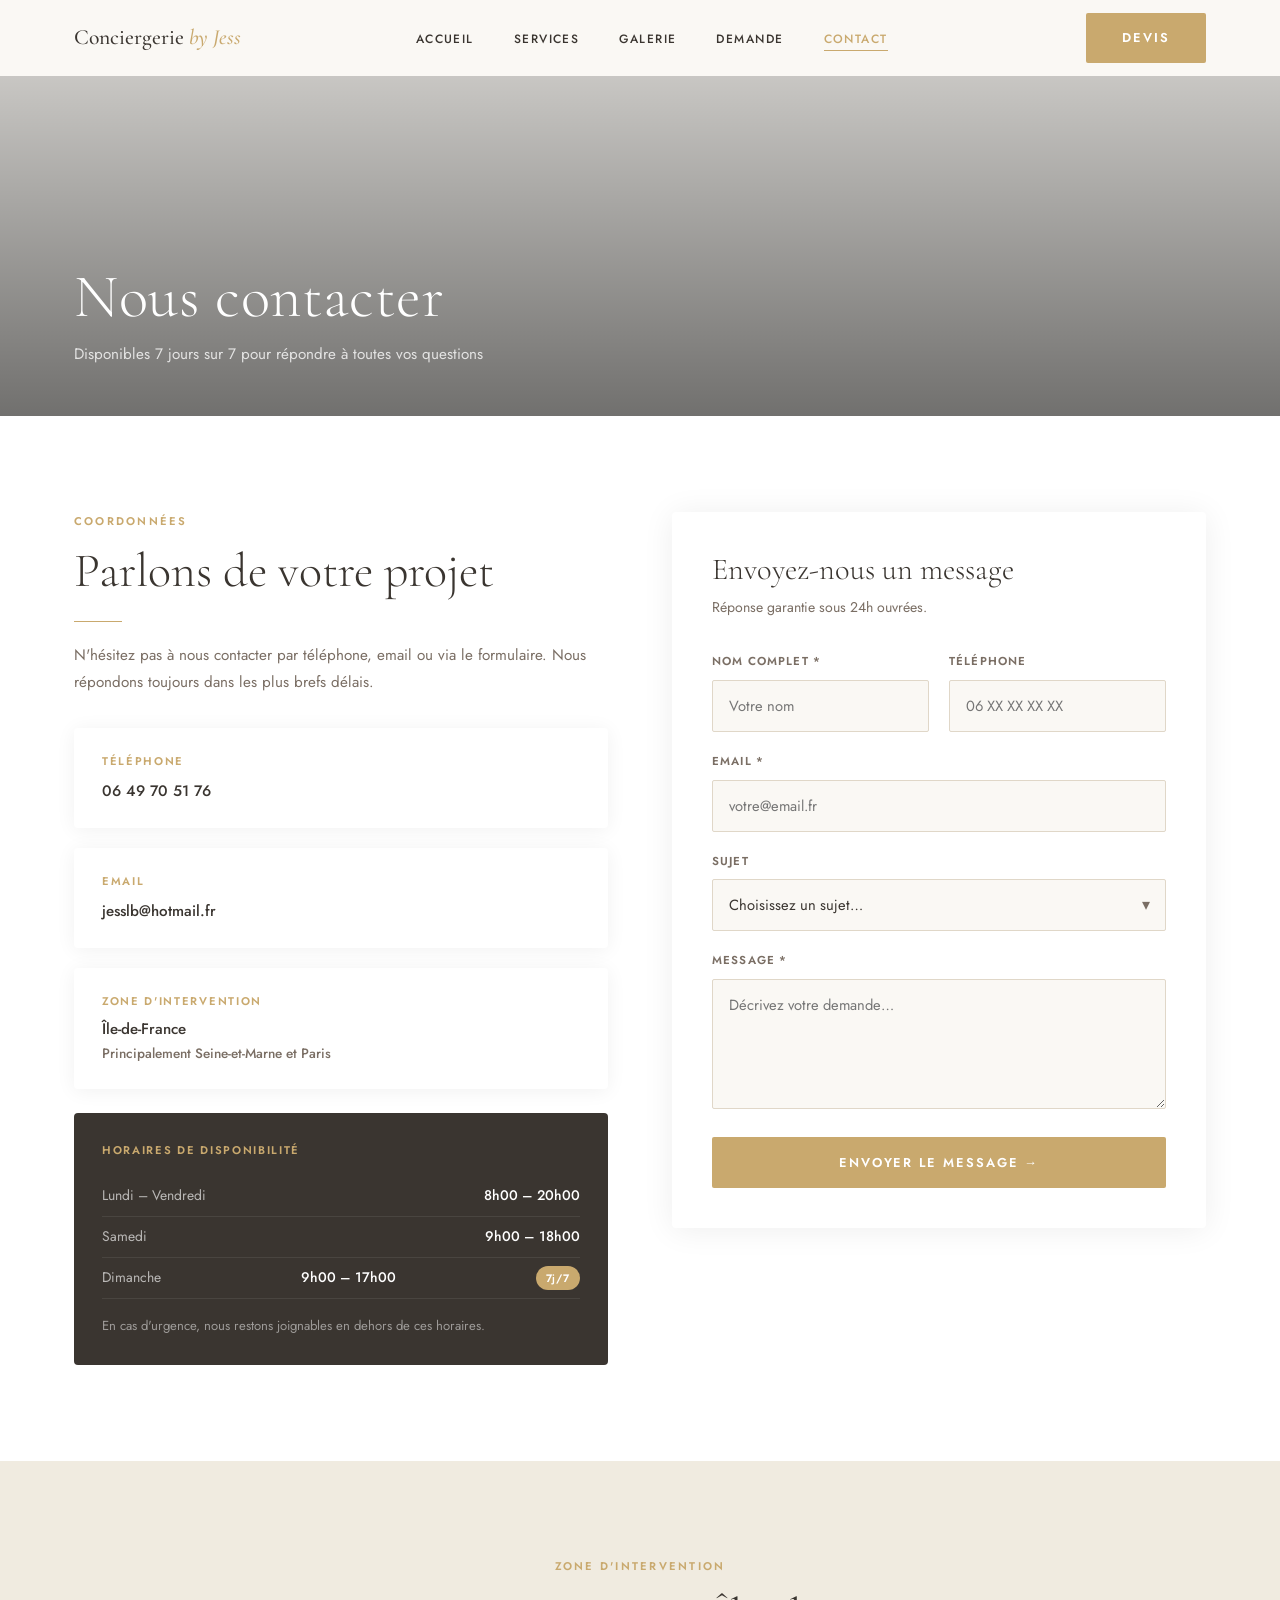
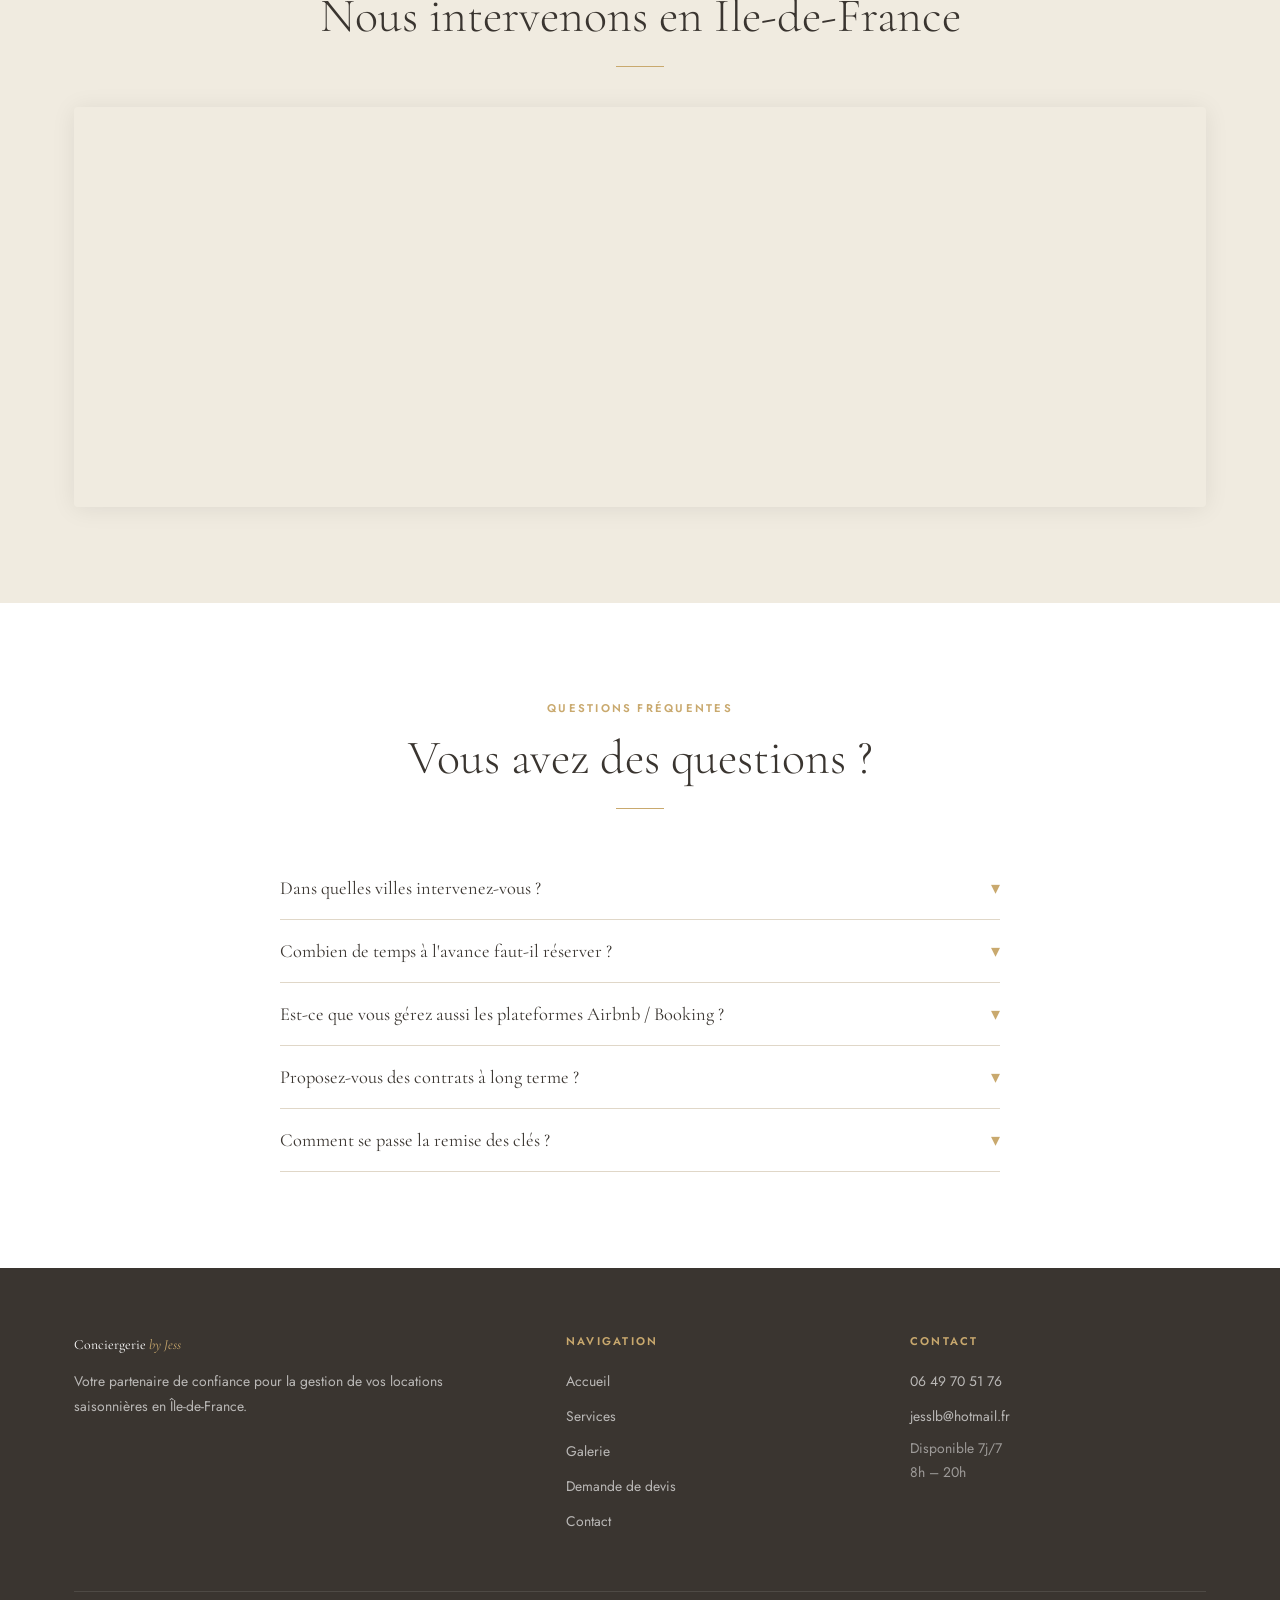
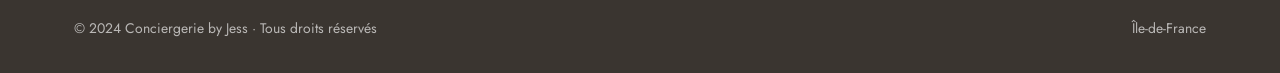
<file: contact.html>
<!DOCTYPE html>
<html lang="fr">
<head>
  <meta charset="UTF-8" />
  <meta name="viewport" content="width=device-width, initial-scale=1.0" />
  <title>Contact — Conciergerie by Jess</title>
  <meta name="description" content="Contactez Conciergerie by Jess — Tél : 06 49 70 51 76 · Email : jesslb@hotmail.fr · Disponible 7j/7 en Île-de-France." />
  <link rel="stylesheet" href="style.css" />
  <style>
    /* ── CONTACT PAGE ── */
    .contact-layout {
      display: grid;
      grid-template-columns: 1fr 1fr;
      gap: 4rem;
      align-items: start;
    }
    @media(max-width:860px){
      .contact-layout { grid-template-columns: 1fr; gap: 2.5rem; }
    }

    /* Info cards */
    .info-cards { display: flex; flex-direction: column; gap: 1.25rem; }

    .info-card {
      background: var(--white);
      border-radius: 4px;
      padding: 1.5rem 1.75rem;
      display: flex;
      align-items: flex-start;
      gap: 1.25rem;
      box-shadow: 0 2px 20px rgba(0,0,0,.06);
      transition: transform var(--trans);
    }
    .info-card:hover { transform: translateX(4px); }

    .info-card__ico {
      width: 48px; height: 48px;
      border-radius: 50%;
      background: var(--beige);
      display: flex; align-items: center; justify-content: center;
      font-size: 1.2rem;
      flex-shrink: 0;
    }
    .info-card h4 {
      font-family: var(--ff-body);
      font-size: .7rem;
      font-weight: 600;
      letter-spacing: .15em;
      text-transform: uppercase;
      color: var(--gold);
      margin-bottom: .35rem;
    }
    .info-card p, .info-card a {
      font-size: .95rem;
      color: var(--charcoal);
      font-weight: 500;
      line-height: 1.6;
      transition: color var(--trans);
      text-decoration: none;
    }
    .info-card a:hover { color: var(--gold); }

    /* Horaires */
    .horaires {
      background: var(--charcoal);
      border-radius: 4px;
      padding: 1.75rem;
      color: var(--white);
      margin-top: .5rem;
    }
    .horaires h4 {
      font-family: var(--ff-body);
      font-size: .7rem;
      font-weight: 600;
      letter-spacing: .15em;
      text-transform: uppercase;
      color: var(--gold);
      margin-bottom: 1rem;
    }
    .horaires__row {
      display: flex;
      justify-content: space-between;
      align-items: center;
      padding: .5rem 0;
      border-bottom: 1px solid rgba(255,255,255,.08);
      font-size: .87rem;
    }
    .horaires__row:last-child { border-bottom: none; }
    .horaires__row .day { color: rgba(255,255,255,.65); }
    .horaires__row .time { color: var(--white); font-weight: 500; }
    .horaires__row .badge {
      font-size: .68rem;
      padding: 3px 10px;
      border-radius: 99px;
      background: var(--gold);
      color: var(--white);
      font-weight: 600;
      letter-spacing: .08em;
    }

    /* Form box */
    .contact-form-box {
      background: var(--white);
      border-radius: 4px;
      padding: 2.5rem;
      box-shadow: 0 2px 32px rgba(0,0,0,.07);
    }
    @media(max-width:600px){ .contact-form-box { padding: 1.5rem; } }

    .contact-form-box h2 {
      font-family: var(--ff-display);
      font-size: 1.9rem;
      font-weight: 300;
      margin-bottom: .5rem;
    }
    .contact-form-box .sub {
      font-size: .88rem;
      color: var(--stone);
      margin-bottom: 2rem;
    }

    /* Map */
    .map-section { background: var(--beige); }
    .map-container {
      border-radius: 4px;
      overflow: hidden;
      box-shadow: 0 2px 24px rgba(0,0,0,.08);
    }
    .map-container iframe {
      width: 100%; height: 400px;
      border: none; display: block;
    }

    /* select arrow */
    .select-wrap { position: relative; }
    .select-wrap::after {
      content: '▾';
      position: absolute;
      right: 16px; top: 50%;
      transform: translateY(-50%);
      color: var(--stone);
      pointer-events: none;
    }
  </style>
</head>
<body>

  <nav class="nav" id="nav">
    <div class="nav__inner">
      <a href="index.html" class="nav__logo">Conciergerie <span>by Jess</span></a>
      <ul class="nav__links">
        <li><a href="index.html">Accueil</a></li>
        <li><a href="services.html">Services</a></li>
        <li><a href="galerie.html">Galerie</a></li>
        <li><a href="reservation.html">Demande</a></li>
        <li><a href="contact.html">Contact</a></li>
      </ul>
      <a href="reservation.html" class="btn btn-primary nav__cta">DEVIS</a>
      <button class="hamburger" aria-label="Menu">
        <span></span><span></span><span></span>
      </button>
    </div>
  </nav>

  <div class="nav__drawer">
    <a href="index.html">Accueil</a>
    <a href="services.html">Services</a>
    <a href="galerie.html">Galerie</a>
    <a href="reservation.html">Demande</a>
    <a href="contact.html">Contact</a>
    <a href="reservation.html" class="btn btn-primary">DEVIS</a>
  </div>

  <!-- PAGE HERO -->
  <header class="page-hero" style="background-image: url('https://images.unsplash.com/photo-1423666639041-f56000c27a9a?w=1400&auto=format&fit=crop')">
    <div class="container page-hero__inner">
      <h1>Nous contacter</h1>
      <p>Disponibles 7 jours sur 7 pour répondre à toutes vos questions</p>
    </div>
  </header>

  <!-- CONTACT MAIN -->
  <section class="section section--white">
    <div class="container">
      <div class="contact-layout">

        <!-- LEFT: INFO + HORAIRES -->
        <div>
          <p class="section-label reveal">Coordonnées</p>
          <h2 class="section-title reveal">Parlons de votre projet</h2>
          <div class="divider divider--left reveal"></div>
          <p class="section-sub reveal" style="margin-bottom:2rem">N'hésitez pas à nous contacter par téléphone, email ou via le formulaire. Nous répondons toujours dans les plus brefs délais.</p>

          <div class="info-cards">
            <div class="info-card reveal">
              <div>
                <h4>Téléphone</h4>
                <a href="tel:0649705176">06 49 70 51 76</a>
              </div>
            </div>
            <div class="info-card reveal" data-delay="100">
              <div>
                <h4>Email</h4>
                <a href="mailto:jesslb@hotmail.fr">jesslb@hotmail.fr</a>
              </div>
            </div>
            <div class="info-card reveal" data-delay="200">
              <div>
                <h4>Zone d'intervention</h4>
                <p>Île-de-France<br><span style="font-size:.85rem;color:var(--stone)">Principalement Seine-et-Marne et Paris</span></p>
              </div>
            </div>
          </div>

          <div class="horaires reveal" data-delay="300" style="margin-top:1.5rem">
            <h4>Horaires de disponibilité</h4>
            <div class="horaires__row">
              <span class="day">Lundi – Vendredi</span>
              <span class="time">8h00 – 20h00</span>
            </div>
            <div class="horaires__row">
              <span class="day">Samedi</span>
              <span class="time">9h00 – 18h00</span>
            </div>
            <div class="horaires__row">
              <span class="day">Dimanche</span>
              <span class="time">9h00 – 17h00</span>
              <span class="badge">7j/7</span>
            </div>
            <p style="margin-top:1rem;font-size:.82rem;color:rgba(255,255,255,.5)">
              En cas d'urgence, nous restons joignables en dehors de ces horaires.
            </p>
          </div>
        </div>

        <!-- RIGHT: CONTACT FORM -->
        <div class="contact-form-box reveal" data-delay="150">
          <h2>Envoyez-nous un message</h2>
          <p class="sub">Réponse garantie sous 24h ouvrées.</p>

          <form class="js-form" novalidate>
            <div class="form-row">
              <div class="form-group">
                <label for="nom">Nom complet *</label>
                <input type="text" id="nom" name="nom" placeholder="Votre nom" required />
              </div>
              <div class="form-group">
                <label for="tel">Téléphone</label>
                <input type="tel" id="tel" name="tel" placeholder="06 XX XX XX XX" />
              </div>
            </div>

            <div class="form-group">
              <label for="cemail">Email *</label>
              <input type="email" id="cemail" name="email" placeholder="votre@email.fr" required />
            </div>

            <div class="form-group">
              <label for="sujet">Sujet</label>
              <div class="select-wrap">
                <select id="sujet" name="sujet">
                  <option value="" disabled selected>Choisissez un sujet…</option>
                  <option>Demande de devis</option>
                  <option>Information sur les services</option>
                  <option>Urgence / Intervention rapide</option>
                  <option>Partenariat</option>
                  <option>Autre</option>
                </select>
              </div>
            </div>

            <div class="form-group">
              <label for="cmessage">Message *</label>
              <textarea id="cmessage" name="message" placeholder="Décrivez votre demande…" required></textarea>
            </div>

            <button type="submit" class="btn btn-primary" style="width:100%;justify-content:center;padding:16px;">
              Envoyer le message →
            </button>
          </form>
        </div>

      </div>
    </div>
  </section>

  <!-- MAP SECTION -->
  <section class="section map-section">
    <div class="container">
      <div class="text-center reveal" style="margin-bottom:2.5rem">
        <p class="section-label">Zone d'intervention</p>
        <h2 class="section-title">Nous intervenons en Île-de-France</h2>
        <div class="divider"></div>
      </div>
      <div class="map-container reveal">
        <iframe
          src="https://www.google.com/maps/embed?pb=!1m18!1m12!1m3!1d83998.76457430863!2d2.2769951!3d48.8588375!2m3!1f0!2f0!3f0!3m2!1i1024!2i768!4f13.1!3m3!1m2!1s0x47e66e1f06e2b70f%3A0x40b82c3688c9460!2s%C3%8Ele-de-France!5e0!3m2!1sfr!2sfr!4v1700000000000"
          allowfullscreen
          loading="lazy"
          referrerpolicy="no-referrer-when-downgrade"
          title="Zone d'intervention Conciergerie by Jess — Île-de-France">
        </iframe>
      </div>
    </div>
  </section>

  <!-- FAQ -->
  <section class="section section--white">
    <div class="container">
      <div class="text-center reveal" style="margin-bottom:3rem">
        <p class="section-label">Questions fréquentes</p>
        <h2 class="section-title">Vous avez des questions ?</h2>
        <div class="divider"></div>
      </div>
      <div style="max-width:720px;margin:0 auto;" id="faq"></div>
    </div>
  </section>

  <!-- FOOTER -->
  <footer class="footer">
    <div class="container">
      <div class="footer__grid">
        <div>
          <p class="footer__logo">Conciergerie <span>by Jess</span></p>
          <p>Votre partenaire de confiance pour la gestion de vos locations saisonnières en Île-de-France.</p>
        </div>
        <div>
          <h4>Navigation</h4>
          <ul class="footer__links">
            <li><a href="index.html">Accueil</a></li>
            <li><a href="services.html">Services</a></li>
            <li><a href="galerie.html">Galerie</a></li>
            <li><a href="reservation.html">Demande de devis</a></li>
            <li><a href="contact.html">Contact</a></li>
          </ul>
        </div>
        <div>
          <h4>Contact</h4>
          <ul class="footer__links">
            <li><a href="tel:0649705176">06 49 70 51 76</a></li>
            <li><a href="mailto:jesslb@hotmail.fr">jesslb@hotmail.fr</a></li>
            <li style="color:rgba(255,255,255,.5);font-size:.87rem;margin-top:.5rem">Disponible 7j/7<br>8h – 20h</li>
          </ul>
        </div>
      </div>
      <div class="footer__bar">
        <p>© 2024 Conciergerie by Jess · Tous droits réservés</p>
        <p>Île-de-France</p>
      </div>
    </div>
  </footer>

  <script src="script.js"></script>
  <script>
    /* FAQ accordion */
    const faqs = [
      { q: "Dans quelles villes intervenez-vous ?", a: "Nous intervenons principalement en Seine-et-Marne et dans tout le département de Paris. N'hésitez pas à nous contacter pour vérifier si votre logement est dans notre zone." },
      { q: "Combien de temps à l'avance faut-il réserver ?", a: "Idéalement 48h à l'avance, mais nous faisons notre possible pour les demandes urgentes. Contactez-nous directement par téléphone pour les urgences." },
      { q: "Est-ce que vous gérez aussi les plateformes Airbnb / Booking ?", a: "Oui, nous pouvons prendre en charge la gestion complète de vos annonces, la communication avec les voyageurs et les remises de clés." },
      { q: "Proposez-vous des contrats à long terme ?", a: "Absolument. Nous proposons des formules mensuelles avec engagement ou sans engagement selon votre situation." },
      { q: "Comment se passe la remise des clés ?", a: "Nous récupérons vos clés lors de la première visite. Ensuite, nous gérons toutes les entrées et sorties de manière autonome." },
    ];

    const container = document.getElementById('faq');
    const style = document.createElement('style');
    style.textContent = `
      .faq-item { border-bottom: 1px solid var(--sand); }
      .faq-q { width:100%; background:none; border:none; text-align:left; padding:1.25rem 0; font-family:var(--ff-display); font-size:1.15rem; color:var(--charcoal); cursor:pointer; display:flex; justify-content:space-between; align-items:center; gap:1rem; }
      .faq-q .arrow { color:var(--gold); transition:transform .3s; font-style:normal; flex-shrink:0; }
      .faq-q.open .arrow { transform:rotate(180deg); }
      .faq-a { max-height:0; overflow:hidden; transition:max-height .4s ease; }
      .faq-a p { font-size:.9rem; color:var(--stone); line-height:1.8; padding-bottom:1.25rem; }
    `;
    document.head.appendChild(style);

    faqs.forEach(f => {
      const item = document.createElement('div');
      item.className = 'faq-item reveal';
      item.innerHTML = `<button class="faq-q">${f.q}<em class="arrow">▾</em></button><div class="faq-a"><p>${f.a}</p></div>`;
      container.appendChild(item);
      const btn = item.querySelector('.faq-q');
      const ans = item.querySelector('.faq-a');
      btn.addEventListener('click', () => {
        const open = btn.classList.toggle('open');
        ans.style.maxHeight = open ? ans.scrollHeight + 'px' : '0';
      });
    });
  </script>
</body>
</html>
</file>
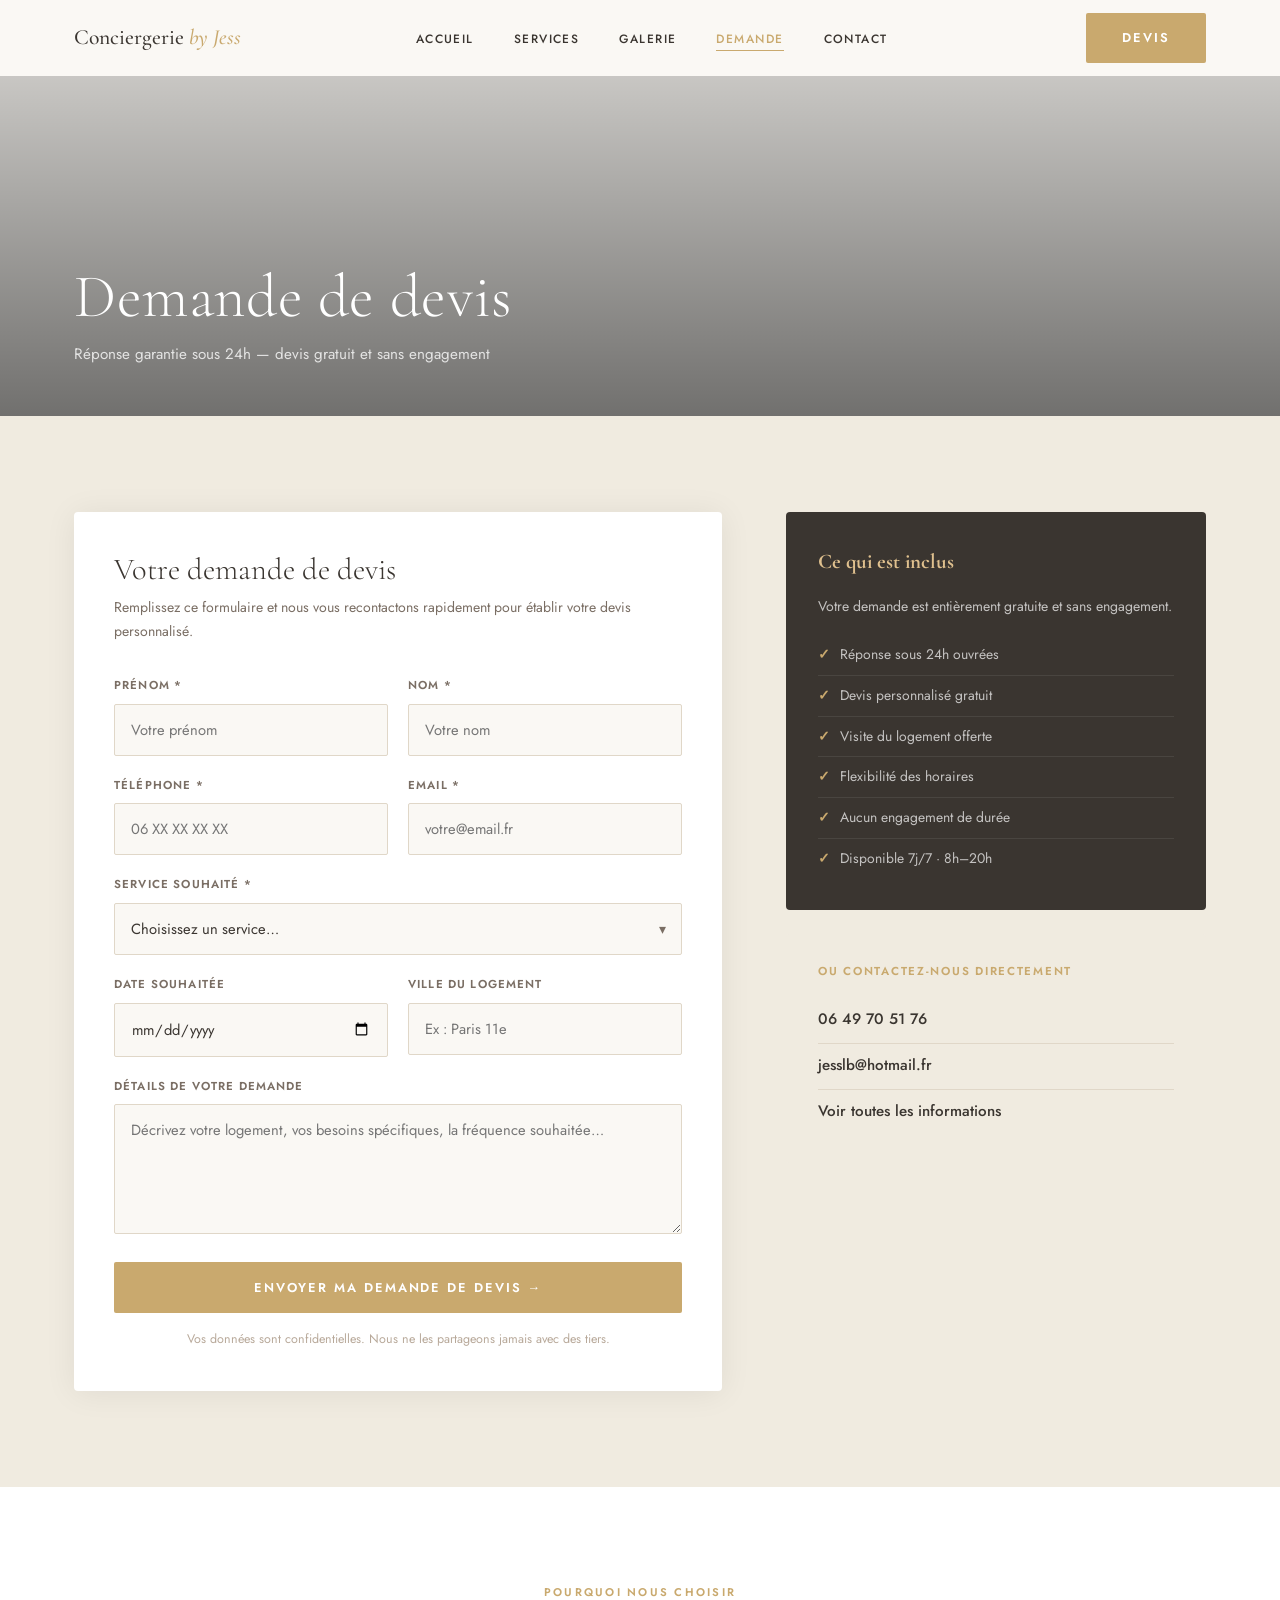
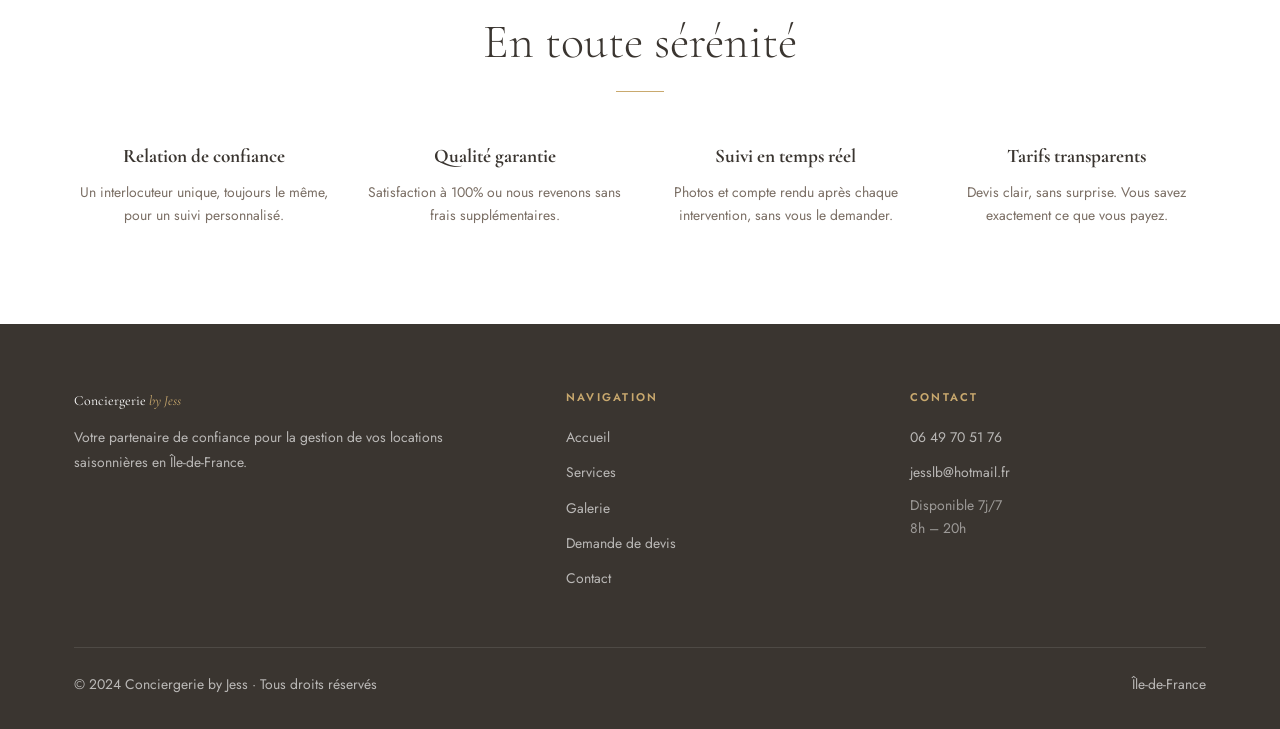
<file: reservation.html>
<!DOCTYPE html>
<html lang="fr">
<head>
  <meta charset="UTF-8" />
  <meta name="viewport" content="width=device-width, initial-scale=1.0" />
  <title>Demande de service — Conciergerie by Jess</title>
  <meta name="description" content="Faites une demande de service auprès de Conciergerie by Jess. Formulaire simple et rapide, réponse sous 24h." />
  <link rel="stylesheet" href="style.css" />
  <style>
    /* ── RESERVATION PAGE ── */
    .reservation-layout {
      display: grid;
      grid-template-columns: 1fr 420px;
      gap: 4rem;
      align-items: start;
    }
    @media(max-width:960px){
      .reservation-layout { grid-template-columns: 1fr; }
    }

    .reservation-form-box {
      background: var(--white);
      border-radius: 4px;
      padding: 2.5rem;
      box-shadow: 0 2px 32px rgba(0,0,0,.07);
    }
    @media(max-width:600px){
      .reservation-form-box { padding: 1.5rem; }
    }

    .reservation-form-box h2 {
      font-family: var(--ff-display);
      font-size: 1.9rem;
      font-weight: 300;
      margin-bottom: .5rem;
    }
    .reservation-form-box .sub {
      font-size: .88rem;
      color: var(--stone);
      margin-bottom: 2rem;
    }

    .sidebar-card {
      background: var(--charcoal);
      color: var(--white);
      border-radius: 4px;
      padding: 2rem;
      margin-bottom: 1.5rem;
    }
    .sidebar-card h4 {
      font-family: var(--ff-display);
      font-size: 1.3rem;
      color: var(--gold-lt);
      margin-bottom: 1rem;
    }
    .sidebar-card p { font-size: .88rem; color: rgba(255,255,255,.7); line-height: 1.7; }
    .sidebar-card__list { list-style: none; margin-top: 1rem; }
    .sidebar-card__list li {
      font-size: .87rem;
      color: rgba(255,255,255,.7);
      padding: .5rem 0;
      border-bottom: 1px solid rgba(255,255,255,.08);
      display: flex;
      align-items: center;
      gap: .6rem;
    }
    .sidebar-card__list li:last-child { border-bottom: none; }
    .sidebar-card__list .ico { color: var(--gold); font-weight: bold; }

    .contact-quick {
      background: var(--beige);
      border-radius: 4px;
      padding: 1.75rem 2rem;
    }
    .contact-quick h4 {
      font-size: .72rem;
      font-weight: 600;
      letter-spacing: .15em;
      text-transform: uppercase;
      color: var(--gold);
      margin-bottom: 1rem;
    }
    .contact-quick a {
      display: flex;
      align-items: center;
      gap: .75rem;
      font-size: .95rem;
      color: var(--charcoal);
      font-weight: 500;
      padding: .6rem 0;
      border-bottom: 1px solid var(--sand);
      transition: color var(--trans);
      text-decoration: none;
    }
    .contact-quick a:last-of-type { border-bottom: none; }
    .contact-quick a:hover { color: var(--gold); }

    /* select arrow */
    .select-wrap { position: relative; }
    .select-wrap::after {
      content: '▾';
      position: absolute;
      right: 16px; top: 50%;
      transform: translateY(-50%);
      color: var(--stone);
      pointer-events: none;
      font-size: .9rem;
    }

    .privacy-note {
      font-size: .78rem;
      color: var(--taupe);
      margin-top: 1rem;
      text-align: center;
    }
  </style>
</head>
<body>

  <nav class="nav" id="nav">
    <div class="nav__inner">
      <a href="index.html" class="nav__logo">Conciergerie <span>by Jess</span></a>
      <ul class="nav__links">
        <li><a href="index.html">Accueil</a></li>
        <li><a href="services.html">Services</a></li>
        <li><a href="galerie.html">Galerie</a></li>
        <li><a href="reservation.html">Demande</a></li>
        <li><a href="contact.html">Contact</a></li>
      </ul>
      <a href="reservation.html" class="btn btn-primary nav__cta">DEVIS</a>
      <button class="hamburger" aria-label="Menu">
        <span></span><span></span><span></span>
      </button>
    </div>
  </nav>

  <div class="nav__drawer">
    <a href="index.html">Accueil</a>
    <a href="services.html">Services</a>
    <a href="galerie.html">Galerie</a>
    <a href="reservation.html">Demande</a>
    <a href="contact.html">Contact</a>
    <a href="reservation.html" class="btn btn-primary">DEVIS</a>
  </div>

  <!-- PAGE HERO -->
  <header class="page-hero" style="background-image: url('https://images.unsplash.com/photo-1600585154340-be6161a56a0c?w=1400&auto=format&fit=crop')">
    <div class="container page-hero__inner">
      <h1>Demande de devis</h1>
      <p>Réponse garantie sous 24h — devis gratuit et sans engagement</p>
    </div>
  </header>

  <!-- FORM SECTION -->
  <section class="section section--light">
    <div class="container">
      <div class="reservation-layout">

        <!-- FORM -->
        <div class="reservation-form-box reveal">
          <h2>Votre demande de devis</h2>
          <p class="sub">Remplissez ce formulaire et nous vous recontactons rapidement pour établir votre devis personnalisé.</p>

          <form class="js-form" novalidate>
            <div class="form-row">
              <div class="form-group">
                <label for="prenom">Prénom *</label>
                <input type="text" id="prenom" name="prenom" placeholder="Votre prénom" required />
              </div>
              <div class="form-group">
                <label for="nom">Nom *</label>
                <input type="text" id="nom" name="nom" placeholder="Votre nom" required />
              </div>
            </div>

            <div class="form-row">
              <div class="form-group">
                <label for="telephone">Téléphone *</label>
                <input type="tel" id="telephone" name="telephone" placeholder="06 XX XX XX XX" required />
              </div>
              <div class="form-group">
                <label for="email">Email *</label>
                <input type="email" id="email" name="email" placeholder="votre@email.fr" required />
              </div>
            </div>

            <div class="form-group">
              <label for="service">Service souhaité *</label>
              <div class="select-wrap">
                <select id="service" name="service" required>
                  <option value="" disabled selected>Choisissez un service…</option>
                  <option>Accueil & Départ des voyageurs</option>
                  <option>Ménage professionnel</option>
                  <option>Gestion du linge</option>
                  <option>Coordination & Gestion</option>
                  <option>Interventions & Urgences</option>
                  <option>Repassage</option>
                  <option>Aide en cuisine</option>
                  <option>Pack complet (tous services)</option>
                  <option>Autre / Sur devis</option>
                </select>
              </div>
            </div>

            <div class="form-row">
              <div class="form-group">
                <label for="date">Date souhaitée</label>
                <input type="date" id="date" name="date" />
              </div>
              <div class="form-group">
                <label for="ville">Ville du logement</label>
                <input type="text" id="ville" name="ville" placeholder="Ex : Paris 11e" />
              </div>
            </div>

            <div class="form-group">
              <label for="message">Détails de votre demande</label>
              <textarea id="message" name="message" placeholder="Décrivez votre logement, vos besoins spécifiques, la fréquence souhaitée…"></textarea>
            </div>

            <button type="submit" class="btn btn-primary" style="width:100%; justify-content:center; padding:16px;">
              Envoyer ma demande de devis →
            </button>
            <p class="privacy-note">Vos données sont confidentielles. Nous ne les partageons jamais avec des tiers.</p>
          </form>
        </div>

        <!-- SIDEBAR -->
        <div>
          <div class="sidebar-card reveal" data-delay="200">
            <h4>Ce qui est inclus</h4>
            <p>Votre demande est entièrement gratuite et sans engagement.</p>
            <ul class="sidebar-card__list">
              <li><span class="ico">✓</span> Réponse sous 24h ouvrées</li>
              <li><span class="ico">✓</span> Devis personnalisé gratuit</li>
              <li><span class="ico">✓</span> Visite du logement offerte</li>
              <li><span class="ico">✓</span> Flexibilité des horaires</li>
              <li><span class="ico">✓</span> Aucun engagement de durée</li>
              <li><span class="ico">✓</span> Disponible 7j/7 · 8h–20h</li>
            </ul>
          </div>

          <div class="contact-quick reveal" data-delay="300">
            <h4>Ou contactez-nous directement</h4>
            <a href="tel:0649705176">06 49 70 51 76</a>
            <a href="mailto:jesslb@hotmail.fr">jesslb@hotmail.fr</a>
            <a href="contact.html">Voir toutes les informations</a>
          </div>
        </div>

      </div>
    </div>
  </section>

  <!-- REASSURANCE -->
  <section class="section section--white">
    <div class="container">
      <div class="text-center reveal" style="margin-bottom:3rem">
        <p class="section-label">Pourquoi nous choisir</p>
        <h2 class="section-title">En toute sérénité</h2>
        <div class="divider"></div>
      </div>
      <div style="display:grid;grid-template-columns:repeat(auto-fit,minmax(220px,1fr));gap:2rem;">
        <div class="text-center reveal">
          <h4 style="font-family:var(--ff-display);font-size:1.2rem;margin-bottom:.5rem">Relation de confiance</h4>
          <p style="font-size:.87rem;color:var(--stone)">Un interlocuteur unique, toujours le même, pour un suivi personnalisé.</p>
        </div>
        <div class="text-center reveal" data-delay="100">
          <h4 style="font-family:var(--ff-display);font-size:1.2rem;margin-bottom:.5rem">Qualité garantie</h4>
          <p style="font-size:.87rem;color:var(--stone)">Satisfaction à 100% ou nous revenons sans frais supplémentaires.</p>
        </div>
        <div class="text-center reveal" data-delay="200">
          <h4 style="font-family:var(--ff-display);font-size:1.2rem;margin-bottom:.5rem">Suivi en temps réel</h4>
          <p style="font-size:.87rem;color:var(--stone)">Photos et compte rendu après chaque intervention, sans vous le demander.</p>
        </div>
        <div class="text-center reveal" data-delay="300">
          <h4 style="font-family:var(--ff-display);font-size:1.2rem;margin-bottom:.5rem">Tarifs transparents</h4>
          <p style="font-size:.87rem;color:var(--stone)">Devis clair, sans surprise. Vous savez exactement ce que vous payez.</p>
        </div>
      </div>
    </div>
  </section>

  <!-- FOOTER -->
  <footer class="footer">
    <div class="container">
      <div class="footer__grid">
        <div>
          <p class="footer__logo">Conciergerie <span>by Jess</span></p>
          <p>Votre partenaire de confiance pour la gestion de vos locations saisonnières en Île-de-France.</p>
        </div>
        <div>
          <h4>Navigation</h4>
          <ul class="footer__links">
            <li><a href="index.html">Accueil</a></li>
            <li><a href="services.html">Services</a></li>
            <li><a href="galerie.html">Galerie</a></li>
            <li><a href="reservation.html">Demande de devis</a></li>
            <li><a href="contact.html">Contact</a></li>
          </ul>
        </div>
        <div>
          <h4>Contact</h4>
          <ul class="footer__links">
            <li><a href="tel:0649705176">06 49 70 51 76</a></li>
            <li><a href="mailto:jesslb@hotmail.fr">jesslb@hotmail.fr</a></li>
            <li style="color:rgba(255,255,255,.5);font-size:.87rem;margin-top:.5rem">Disponible 7j/7<br>8h – 20h</li>
          </ul>
        </div>
      </div>
      <div class="footer__bar">
        <p>© 2024 Conciergerie by Jess · Tous droits réservés</p>
        <p>Île-de-France</p>
      </div>
    </div>
  </footer>

  <script src="script.js"></script>
</body>
</html>
</file>
<file: style.css>
/* ============================================
   CONCIERGERIE BY JESS — style.css
   ============================================ */

@import url('https://fonts.googleapis.com/css2?family=Cormorant+Garamond:ital,wght@0,300;0,400;0,500;0,600;1,300;1,400&family=Jost:wght@300;400;500;600&display=swap');

/* ── RESET & BASE ─────────────────────────── */
*, *::before, *::after { box-sizing: border-box; margin: 0; padding: 0; }

:root {
  --cream:    #faf8f4;
  --beige:    #f0ebe0;
  --sand:     #e0d7c8;
  --taupe:    #b8a99a;
  --stone:    #7a6e64;
  --charcoal: #3a3530;
  --gold:     #c9a96e;
  --gold-lt:  #dfc08e;
  --white:    #ffffff;

  --ff-display: 'Cormorant Garamond', Georgia, serif;
  --ff-body:    'Jost', sans-serif;

  --nav-h: 76px;
  --radius: 2px;
  --trans: .35s cubic-bezier(.4,0,.2,1);
}

html { scroll-behavior: smooth; }

body {
  font-family: var(--ff-body);
  font-weight: 400;
  color: var(--charcoal);
  background: var(--cream);
  line-height: 1.7;
  -webkit-font-smoothing: antialiased;
}

img { max-width: 100%; height: auto; display: block; }
a  { color: inherit; text-decoration: none; }
ul { list-style: none; }

/* ── TYPOGRAPHY ───────────────────────────── */
.display { font-family: var(--ff-display); }

h1,h2,h3 { font-family: var(--ff-display); font-weight: 400; line-height: 1.2; }

.section-label {
  font-family: var(--ff-body);
  font-size: .7rem;
  font-weight: 600;
  letter-spacing: .2em;
  text-transform: uppercase;
  color: var(--gold);
  margin-bottom: .75rem;
}

.section-title {
  font-family: var(--ff-display);
  font-size: clamp(2rem, 4vw, 3rem);
  font-weight: 300;
  color: var(--charcoal);
  margin-bottom: 1rem;
}

.section-sub {
  font-size: .95rem;
  color: var(--stone);
  max-width: 520px;
  line-height: 1.8;
}

/* ── LAYOUT HELPERS ───────────────────────── */
.container {
  width: 100%;
  max-width: 1180px;
  margin: 0 auto;
  padding: 0 24px;
}

.section {
  padding: 96px 0;
}

.section--light { background: var(--beige); }
.section--white { background: var(--white); }

.text-center { text-align: center; }

/* ── BUTTON ───────────────────────────────── */
.btn {
  display: inline-flex;
  align-items: center;
  gap: .6rem;
  padding: 14px 36px;
  font-family: var(--ff-body);
  font-size: .8rem;
  font-weight: 600;
  letter-spacing: .15em;
  text-transform: uppercase;
  border: none;
  cursor: pointer;
  transition: var(--trans);
  border-radius: var(--radius);
}

.btn-primary {
  background: var(--gold);
  color: var(--white);
}
.btn-primary:hover { background: var(--charcoal); transform: translateY(-1px); }

.btn-outline {
  background: transparent;
  color: var(--charcoal);
  border: 1.5px solid var(--charcoal);
}
.btn-outline:hover { background: var(--charcoal); color: var(--white); }

.btn-white {
  background: var(--white);
  color: var(--charcoal);
}
.btn-white:hover { background: var(--gold); color: var(--white); }

/* ── NAVIGATION ───────────────────────────── */
.nav {
  position: fixed;
  top: 0; left: 0; right: 0;
  z-index: 900;
  height: var(--nav-h);
  display: flex;
  align-items: center;
  transition: background var(--trans), box-shadow var(--trans);
}

.nav.scrolled {
  background: rgba(250,248,244,.97);
  backdrop-filter: blur(12px);
  box-shadow: 0 1px 0 var(--sand);
}

.nav__inner {
  display: flex;
  align-items: center;
  justify-content: space-between;
  width: 100%;
  max-width: 1180px;
  margin: 0 auto;
  padding: 0 24px;
}

.nav__logo {
  font-family: var(--ff-display);
  font-size: 1.35rem;
  font-weight: 500;
  color: var(--charcoal);
  line-height: 1;
}
.nav__logo span { color: var(--gold); font-style: italic; }

.nav__links {
  display: flex;
  gap: 2.5rem;
}

.nav__links a {
  font-size: .75rem;
  font-weight: 500;
  letter-spacing: .12em;
  text-transform: uppercase;
  color: var(--charcoal);
  position: relative;
  padding-bottom: 3px;
  transition: color var(--trans);
}

.nav__links a::after {
  content: '';
  position: absolute;
  bottom: 0; left: 0;
  width: 0; height: 1px;
  background: var(--gold);
  transition: width var(--trans);
}
.nav__links a:hover::after,
.nav__links a.active::after { width: 100%; }
.nav__links a:hover, .nav__links a.active { color: var(--gold); }

.nav__cta { margin-left: 1.5rem; }

/* Hamburger */
.hamburger {
  display: none;
  flex-direction: column;
  justify-content: space-between;
  width: 26px;
  height: 18px;
  background: none;
  border: none;
  cursor: pointer;
  padding: 0;
  z-index: 1001;
}
.hamburger span {
  display: block;
  width: 100%; height: 1.5px;
  background: var(--charcoal);
  transition: var(--trans);
  transform-origin: center;
}
.hamburger.open span:nth-child(1) { transform: translateY(8.25px) rotate(45deg); }
.hamburger.open span:nth-child(2) { opacity: 0; transform: scaleX(0); }
.hamburger.open span:nth-child(3) { transform: translateY(-8.25px) rotate(-45deg); }

/* Mobile drawer */
.nav__drawer {
  position: fixed;
  inset: 0;
  background: var(--cream);
  z-index: 800;
  display: flex;
  flex-direction: column;
  align-items: center;
  justify-content: center;
  gap: 2.5rem;
  opacity: 0;
  pointer-events: none;
  transition: opacity .4s ease;
}
.nav__drawer.open { opacity: 1; pointer-events: all; }

.nav__drawer a {
  font-family: var(--ff-display);
  font-size: 2.2rem;
  font-weight: 300;
  color: var(--charcoal);
  transition: color var(--trans);
}
.nav__drawer a:hover { color: var(--gold); }
.nav__drawer .btn { margin-top: 1rem; }

/* ── FOOTER ───────────────────────────────── */
.footer {
  background: var(--charcoal);
  color: rgba(255,255,255,.65);
  padding: 64px 0 32px;
}
.footer__grid {
  display: grid;
  grid-template-columns: 1.5fr 1fr 1fr;
  gap: 3rem;
  margin-bottom: 3rem;
}
.footer__logo {
  font-family: var(--ff-display);
  font-size: 1.4rem;
  color: var(--white);
  margin-bottom: .75rem;
}
.footer__logo span { color: var(--gold); font-style: italic; }
.footer p { font-size: .87rem; line-height: 1.8; }
.footer h4 {
  font-family: var(--ff-body);
  font-size: .7rem;
  font-weight: 600;
  letter-spacing: .2em;
  text-transform: uppercase;
  color: var(--gold);
  margin-bottom: 1rem;
}
.footer__links li { margin-bottom: .5rem; }
.footer__links a { font-size: .87rem; transition: color var(--trans); }
.footer__links a:hover { color: var(--white); }
.footer__bar {
  border-top: 1px solid rgba(255,255,255,.1);
  padding-top: 1.5rem;
  font-size: .78rem;
  display: flex;
  justify-content: space-between;
  align-items: center;
  flex-wrap: wrap;
  gap: .5rem;
}

/* ── DIVIDER ──────────────────────────────── */
.divider {
  width: 48px; height: 1px;
  background: var(--gold);
  margin: 1.25rem auto;
}
.divider--left { margin-left: 0; }

/* ── CARDS ────────────────────────────────── */
.card {
  background: var(--white);
  border-radius: var(--radius);
  overflow: hidden;
  box-shadow: 0 2px 24px rgba(0,0,0,.06);
  transition: transform var(--trans), box-shadow var(--trans);
}
.card:hover { transform: translateY(-4px); box-shadow: 0 8px 40px rgba(0,0,0,.1); }

/* ── FORM ─────────────────────────────────── */
.form-group { margin-bottom: 1.25rem; }

.form-group label {
  display: block;
  font-size: .72rem;
  font-weight: 600;
  letter-spacing: .1em;
  text-transform: uppercase;
  color: var(--stone);
  margin-bottom: .5rem;
}

.form-group input,
.form-group select,
.form-group textarea {
  width: 100%;
  padding: 14px 16px;
  font-family: var(--ff-body);
  font-size: .92rem;
  color: var(--charcoal);
  background: var(--cream);
  border: 1.5px solid var(--sand);
  border-radius: var(--radius);
  outline: none;
  transition: border-color var(--trans);
  appearance: none;
}
.form-group input:focus,
.form-group select:focus,
.form-group textarea:focus { border-color: var(--gold); }
.form-group textarea { resize: vertical; min-height: 130px; }

.form-row { display: grid; grid-template-columns: 1fr 1fr; gap: 1.25rem; }

/* ── RESPONSIVE ───────────────────────────── */
@media (max-width: 900px) {
  .nav__links, .nav__cta { display: none; }
  .hamburger { display: flex; }
  .footer__grid { grid-template-columns: 1fr 1fr; }
  .form-row { grid-template-columns: 1fr; }
}

@media (max-width: 600px) {
  .section { padding: 64px 0; }
  .footer__grid { grid-template-columns: 1fr; }
  .footer__bar { flex-direction: column; text-align: center; }
  .btn { width: 100%; justify-content: center; }
}

/* ── SCROLL REVEAL ────────────────────────── */
.reveal {
  opacity: 0;
  transform: translateY(28px);
  transition: opacity .7s ease, transform .7s ease;
}
.reveal.visible { opacity: 1; transform: none; }

/* ── PAGE HERO (inner pages) ──────────────── */
.page-hero {
  height: 340px;
  display: flex;
  align-items: flex-end;
  padding-bottom: 3rem;
  position: relative;
  background-size: cover;
  background-position: center;
  margin-top: var(--nav-h);
}
.page-hero::before {
  content: '';
  position: absolute; inset: 0;
  background: linear-gradient(to bottom, rgba(0,0,0,.2), rgba(0,0,0,.55));
}
.page-hero__inner { position: relative; }
.page-hero h1 {
  font-family: var(--ff-display);
  font-size: clamp(2.4rem, 5vw, 3.8rem);
  font-weight: 300;
  color: var(--white);
  letter-spacing: .01em;
}
.page-hero p { color: rgba(255,255,255,.78); font-size: .95rem; margin-top: .5rem; }
</file>
